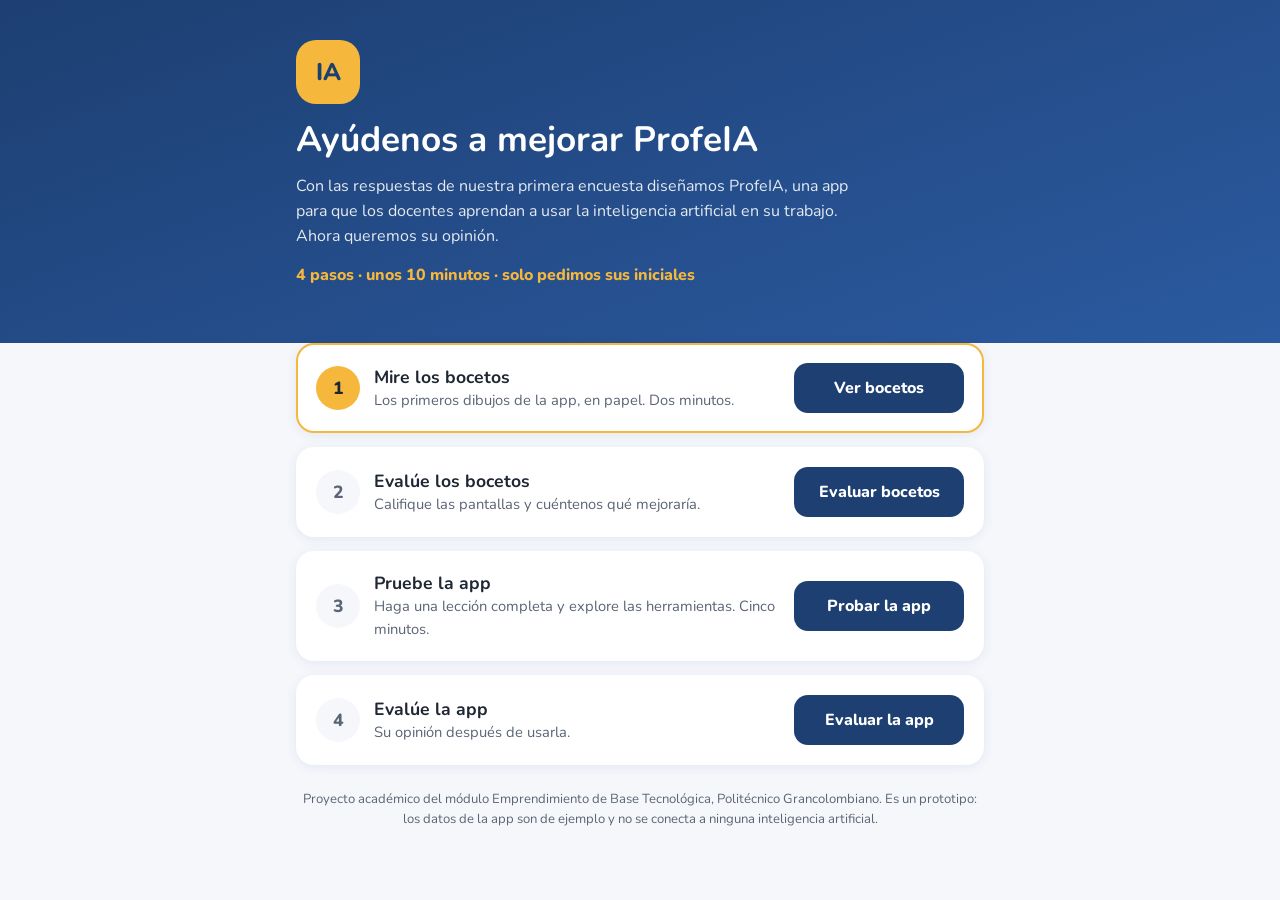
<file: index.html>
<!doctype html>
<html lang="es">
<head>
  <meta charset="utf-8">
  <meta name="viewport" content="width=device-width, initial-scale=1, viewport-fit=cover">
  <title>ProfeIA · Evalúe el prototipo</title>
  <meta name="description" content="Ayúdenos a validar ProfeIA: vea los bocetos, pruebe la app y cuéntenos qué le pareció.">
  <meta name="theme-color" content="#1d3f72">
  <link rel="preconnect" href="https://fonts.googleapis.com">
  <link rel="preconnect" href="https://fonts.gstatic.com" crossorigin>
  <link href="https://fonts.googleapis.com/css2?family=Nunito:wght@400;600;700;800&display=swap" rel="stylesheet">
  <link rel="stylesheet" href="pagina.css?v=7">
</head>
<body>
  <header class="portada">
    <div class="contenedor">
      <div class="logo" aria-hidden="true">IA</div>
      <h1>Ayúdenos a mejorar ProfeIA</h1>
      <p>Con las respuestas de nuestra primera encuesta diseñamos ProfeIA, una app para que los docentes aprendan a usar la inteligencia artificial en su trabajo. Ahora queremos su opinión.</p>
      <p class="dato">4 pasos · unos 10 minutos · solo pedimos sus iniciales</p>
    </div>
  </header>

  <main class="contenedor">
    <ol class="pasos" id="pasos">
      <li class="paso" data-paso="vioBocetos">
        <span class="num" aria-hidden="true">1</span>
        <div class="texto"><h2>Mire los bocetos</h2><p>Los primeros dibujos de la app, en papel. Dos minutos.</p></div>
        <a class="btn" href="bocetos.html">Ver bocetos</a>
      </li>
      <li class="paso" data-paso="evalBocetos">
        <span class="num" aria-hidden="true">2</span>
        <div class="texto"><h2>Evalúe los bocetos</h2><p>Califique las pantallas y cuéntenos qué mejoraría.</p></div>
        <a class="btn" href="evaluar.html?version=bocetos">Evaluar bocetos</a>
      </li>
      <li class="paso" data-paso="usoApp">
        <span class="num" aria-hidden="true">3</span>
        <div class="texto"><h2>Pruebe la app</h2><p>Haga una lección completa y explore las herramientas. Cinco minutos.</p></div>
        <a class="btn" href="app.html?demo=1">Probar la app</a>
      </li>
      <li class="paso" data-paso="evalApp">
        <span class="num" aria-hidden="true">4</span>
        <div class="texto"><h2>Evalúe la app</h2><p>Su opinión después de usarla.</p></div>
        <a class="btn" href="evaluar.html?version=app">Evaluar la app</a>
      </li>
    </ol>
    <p class="final" id="final" hidden>¡Listo! Completó los 4 pasos. Muchas gracias por su tiempo.</p>
    <p class="nota">Proyecto académico del módulo Emprendimiento de Base Tecnológica, Politécnico Grancolombiano. Es un prototipo: los datos de la app son de ejemplo y no se conecta a ninguna inteligencia artificial.</p>
  </main>

  <script>
    // Marca los pasos que esta persona ya completó en este dispositivo
    (function () {
      var hechos = {};
      try { hechos = JSON.parse(localStorage.getItem('profeia-guia') || '{}'); } catch (e) { console.warn(e); }
      var pasos = document.querySelectorAll('.paso');
      var listos = 0;
      var siguienteMarcado = false;
      pasos.forEach(function (li) {
        if (hechos[li.dataset.paso]) {
          li.classList.add('hecho');
          li.querySelector('.num').textContent = '✓';
          listos++;
        } else if (!siguienteMarcado) {
          li.classList.add('actual');
          siguienteMarcado = true;
        }
      });
      if (listos === pasos.length) document.getElementById('final').hidden = false;
    })();
  </script>
</body>
</html>
</file>
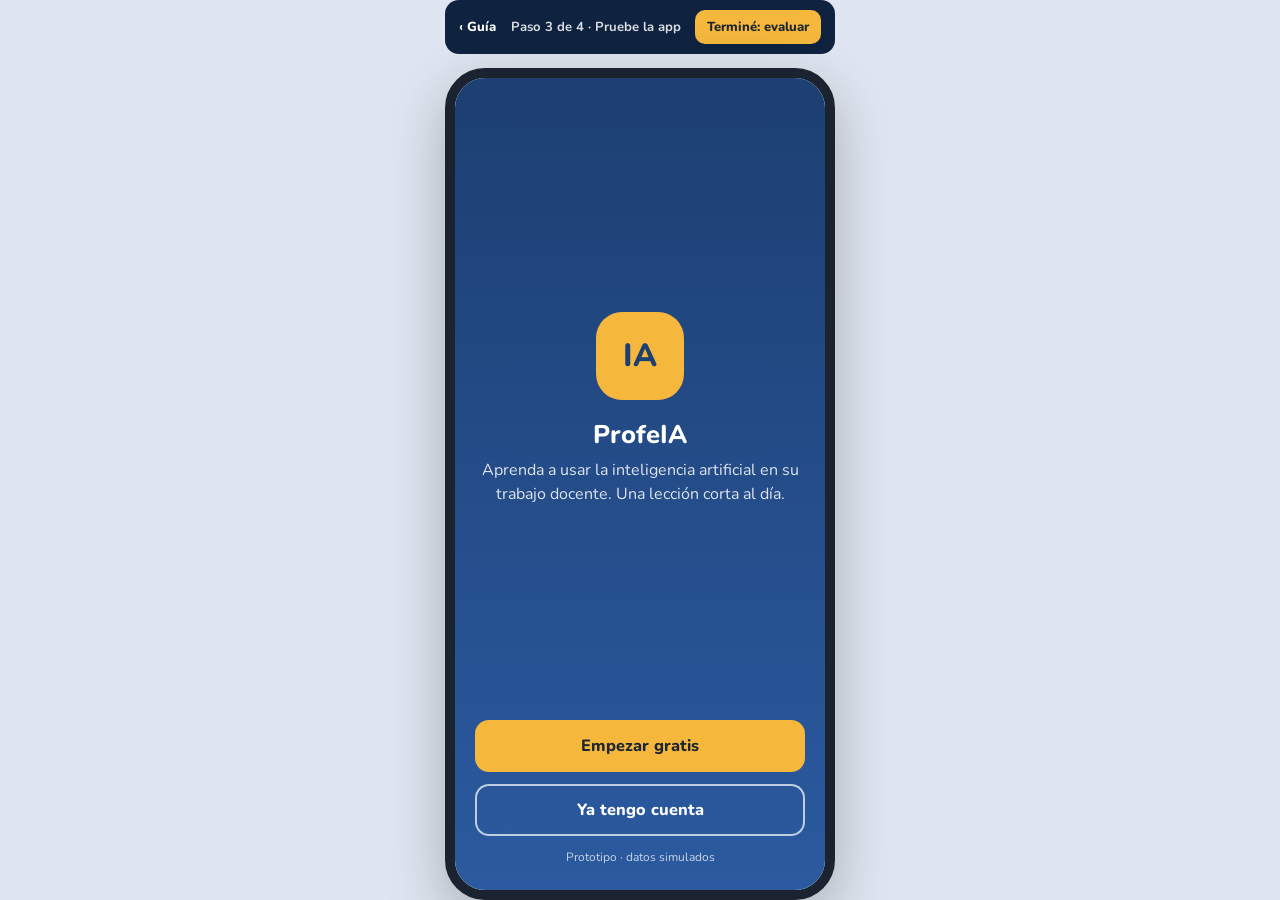
<file: app.html>
<!doctype html>
<html lang="es">
<head>
  <meta charset="utf-8">
  <meta name="viewport" content="width=device-width, initial-scale=1, viewport-fit=cover">
  <title>ProfeIA · Prototipo</title>
  <meta name="description" content="Prototipo de alta resolución de ProfeIA: una app para que los docentes aprendan a usar la inteligencia artificial en su trabajo.">
  <meta name="theme-color" content="#1d3f72">
  <link rel="preconnect" href="https://fonts.googleapis.com">
  <link rel="preconnect" href="https://fonts.gstatic.com" crossorigin>
  <link href="https://fonts.googleapis.com/css2?family=Nunito:wght@400;600;700;800&display=swap" rel="stylesheet">
  <link rel="stylesheet" href="styles.css?v=7">
</head>
<body>
  <nav class="guia-barra" aria-label="Guía de evaluación">
    <a href="index.html">‹ Guía</a>
    <span>Paso 3 de 4 · Pruebe la app</span>
    <a class="guia-btn" href="evaluar.html?version=app">Terminé: evaluar</a>
  </nav>
  <div class="telefono">
    <main id="app" aria-live="polite"></main>
    <nav id="menu" class="menu" aria-label="Menú principal"></nav>
    <div id="velo" class="velo" hidden>
      <section id="hoja" class="hoja" role="dialog" aria-modal="true"></section>
    </div>
    <div id="aviso" class="aviso" role="status"></div>
  </div>
  <script src="datos.js?v=7"></script>
  <script src="app.js?v=7"></script>
</body>
</html>
</file>
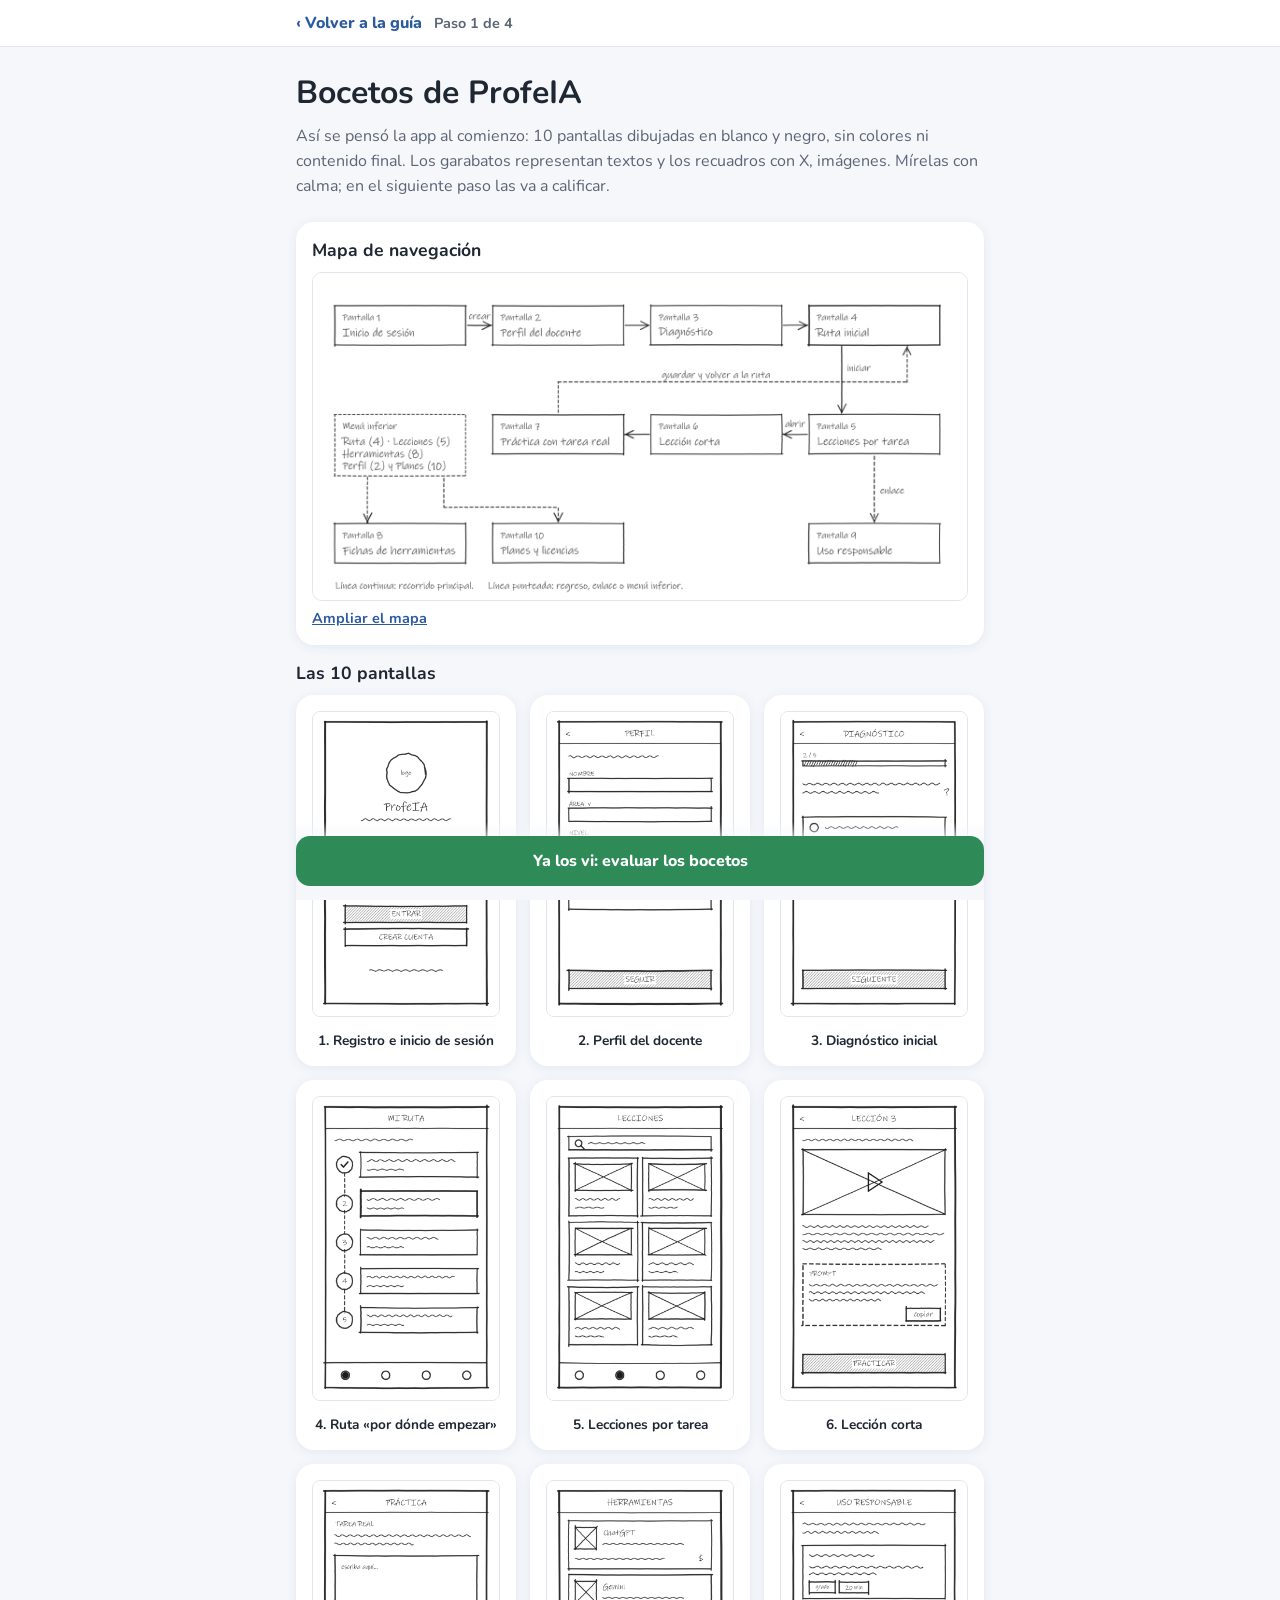
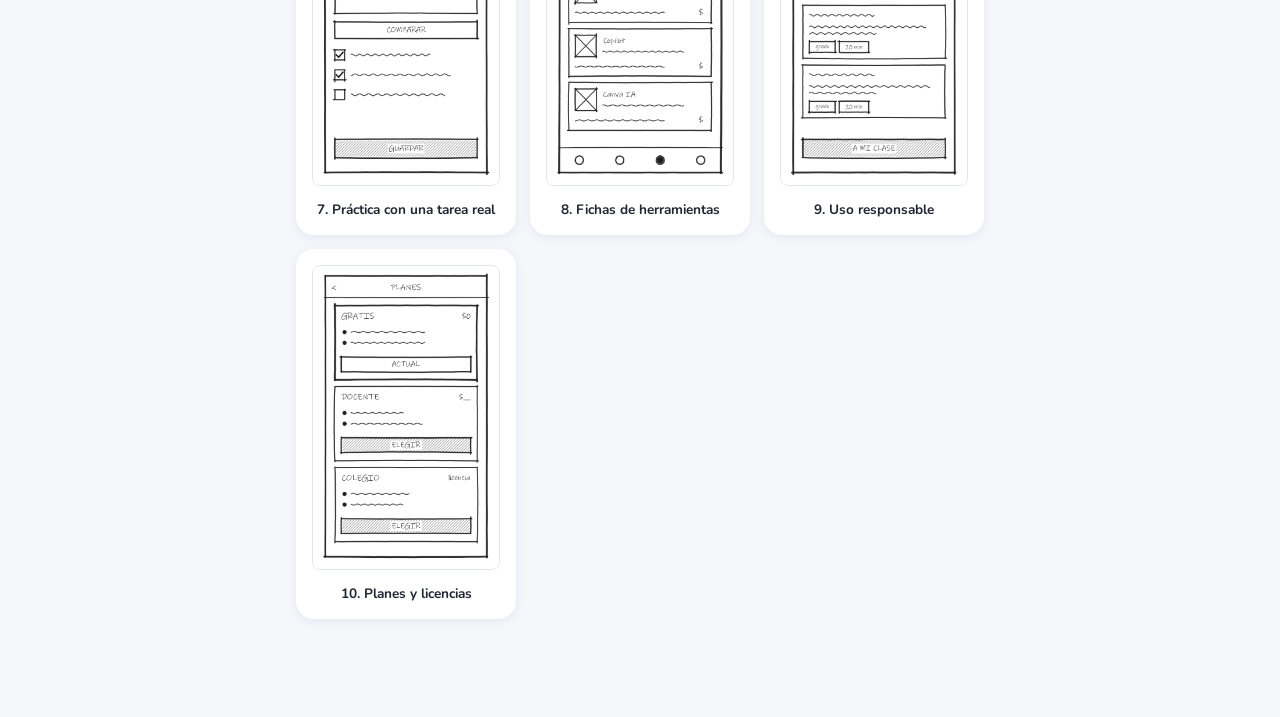
<file: bocetos.html>
<!doctype html>
<html lang="es">
<head>
  <meta charset="utf-8">
  <meta name="viewport" content="width=device-width, initial-scale=1, viewport-fit=cover">
  <title>ProfeIA · Bocetos</title>
  <meta name="description" content="Prototipo de baja resolución de ProfeIA: 10 bocetos de pantalla y el mapa de navegación.">
  <meta name="theme-color" content="#1d3f72">
  <link rel="preconnect" href="https://fonts.googleapis.com">
  <link rel="preconnect" href="https://fonts.gstatic.com" crossorigin>
  <link href="https://fonts.googleapis.com/css2?family=Nunito:wght@400;600;700;800&display=swap" rel="stylesheet">
  <link rel="stylesheet" href="pagina.css?v=7">
</head>
<body>
  <div class="barra-sup"><div class="contenedor"><a href="index.html">‹ Volver a la guía</a><span>Paso 1 de 4</span></div></div>
  <main class="contenedor" style="margin-top:0">
    <section class="intro">
      <h1>Bocetos de ProfeIA</h1>
      <p>Así se pensó la app al comienzo: 10 pantallas dibujadas en blanco y negro, sin colores ni contenido final. Los garabatos representan textos y los recuadros con X, imágenes. Mírelas con calma; en el siguiente paso las va a calificar.</p>
    </section>

    <section class="tarjeta mapa">
      <h2>Mapa de navegación</h2>
      <a href="bocetos/mapa.png" target="_blank" rel="noopener"><img src="bocetos/mapa.png" alt="Mapa de navegación entre las 10 pantallas de los bocetos"></a>
      <a href="bocetos/mapa.png" target="_blank" rel="noopener">Ampliar el mapa</a>
    </section>

    <h2 class="seccion-t">Las 10 pantallas</h2>
    <div class="rejilla" id="rejilla"></div>

    <div class="cta"><a class="btn verde" href="evaluar.html?version=bocetos">Ya los vi: evaluar los bocetos</a></div>
  </main>

  <script>
    (function () {
      var nombres = ['Registro e inicio de sesión', 'Perfil del docente', 'Diagnóstico inicial', 'Ruta «por dónde empezar»', 'Lecciones por tarea',
        'Lección corta', 'Práctica con una tarea real', 'Fichas de herramientas', 'Uso responsable', 'Planes y licencias'];
      document.getElementById('rejilla').innerHTML = nombres.map(function (n, i) {
        var f = 'bocetos/s' + String(i + 1).padStart(2, '0') + '.png';
        return '<figure class="tarjeta"><a href="' + f + '" target="_blank" rel="noopener"><img src="' + f + '" alt="Boceto ' + (i + 1) + ': ' + n + '" loading="lazy"></a>'
          + '<figcaption>' + (i + 1) + '. ' + n + '</figcaption></figure>';
      }).join('');
      try {
        var g = JSON.parse(localStorage.getItem('profeia-guia') || '{}');
        g.vioBocetos = true;
        localStorage.setItem('profeia-guia', JSON.stringify(g));
      } catch (e) { console.warn(e); }
    })();
  </script>
</body>
</html>
</file>
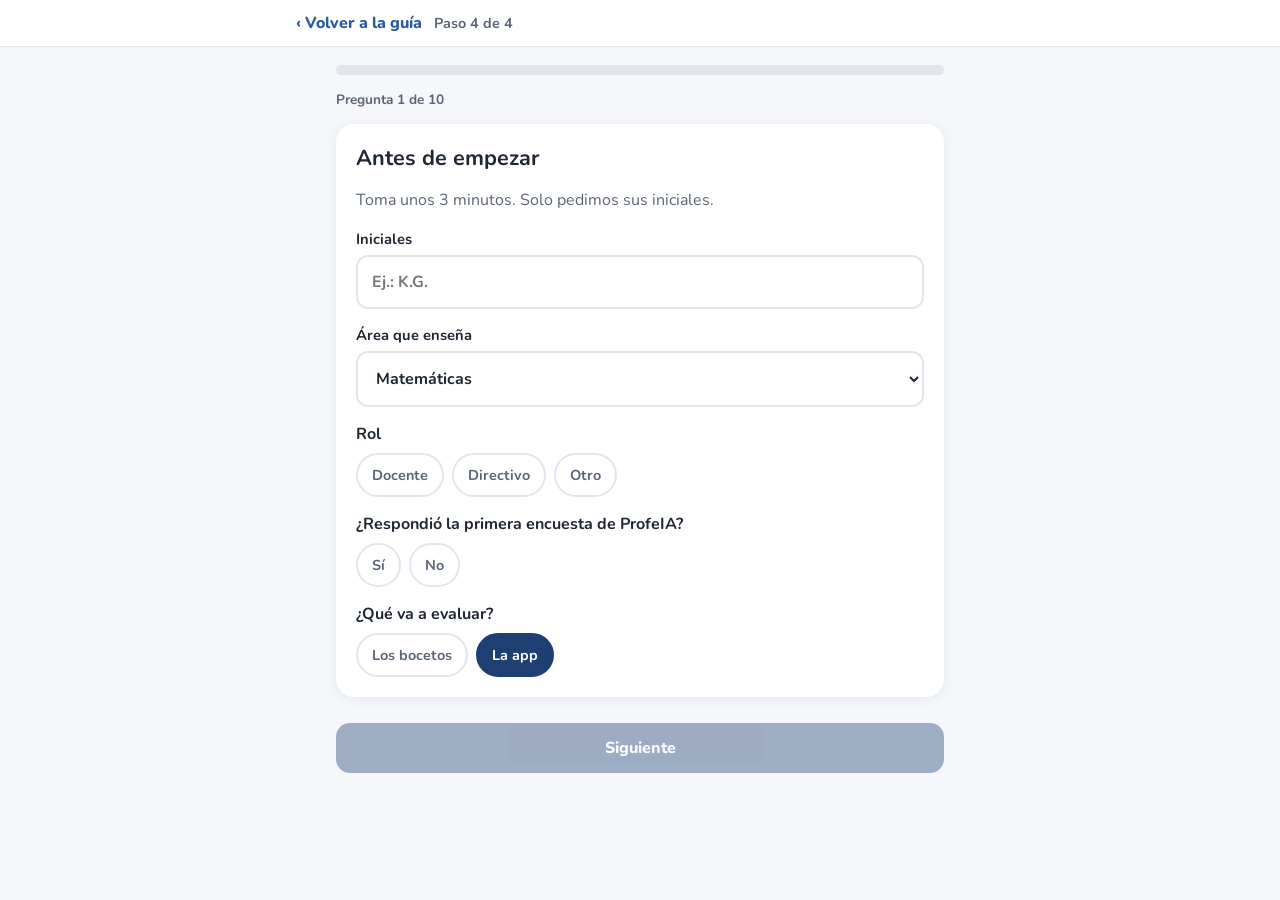
<file: evaluar.html>
<!doctype html>
<html lang="es">
<head>
  <meta charset="utf-8">
  <meta name="viewport" content="width=device-width, initial-scale=1, viewport-fit=cover">
  <title>ProfeIA · Evaluar</title>
  <meta name="description" content="Evaluación del prototipo de ProfeIA.">
  <meta name="theme-color" content="#1d3f72">
  <link rel="preconnect" href="https://fonts.googleapis.com">
  <link rel="preconnect" href="https://fonts.gstatic.com" crossorigin>
  <link href="https://fonts.googleapis.com/css2?family=Nunito:wght@400;600;700;800&display=swap" rel="stylesheet">
  <link rel="stylesheet" href="pagina.css?v=7">
</head>
<body>
  <div class="barra-sup"><div class="contenedor"><a href="index.html">‹ Volver a la guía</a><span id="paso-guia">Evaluación</span></div></div>
  <main class="contenedor evaluacion" id="eval" aria-live="polite"></main>
  <div id="aviso" class="aviso" role="status"></div>
  <script src="evaluacion.js?v=7"></script>
  <script src="evaluar.js?v=7"></script>
</body>
</html>
</file>
<file: pagina.css>
:root {
  --azul: #1d3f72;
  --azul-2: #2b5aa0;
  --azul-claro: #e8eff9;
  --amarillo: #f5b83d;
  --verde: #2e8b57;
  --verde-claro: #e3f3ea;
  --tinta: #1f2733;
  --tinta-2: #5b6575;
  --linea: #e1e6ee;
  --fondo: #f5f7fb;
  --blanco: #ffffff;
  --sombra: 0 2px 12px rgba(29, 63, 114, 0.08);
}

* { box-sizing: border-box; }
html, body { margin: 0; }
body { font-family: 'Nunito', system-ui, -apple-system, 'Segoe UI', sans-serif; color: var(--tinta); background: var(--fondo); -webkit-font-smoothing: antialiased; }
h1, h2, p { margin: 0; }
p { line-height: 1.55; }
.contenedor { width: 100%; max-width: 720px; margin: 0 auto; padding: 0 16px; }

.portada { background: linear-gradient(160deg, var(--azul), var(--azul-2)); color: var(--blanco); padding: 40px 0 56px; }
.portada .contenedor { display: flex; flex-direction: column; gap: 14px; }
.portada h1 { font-size: clamp(1.6rem, 5vw, 2.2rem); line-height: 1.2; }
.portada p { color: rgba(255, 255, 255, 0.88); max-width: 560px; }
.portada .dato { font-weight: 800; color: var(--amarillo); }
.logo { width: 64px; height: 64px; border-radius: 20px; background: var(--amarillo); color: var(--azul); display: grid; place-items: center; font-weight: 800; font-size: 1.5rem; }

main { margin-top: -28px; padding-bottom: 40px; }
.pasos { list-style: none; padding: 0; margin: 0; display: flex; flex-direction: column; gap: 14px; }
.paso { display: grid; grid-template-columns: auto 1fr; gap: 12px 14px; align-items: center; background: var(--blanco); border-radius: 18px; padding: 18px; box-shadow: var(--sombra); border: 2px solid transparent; }
.paso .num { width: 44px; height: 44px; border-radius: 50%; display: grid; place-items: center; font-weight: 800; font-size: 1.1rem; background: var(--fondo); color: var(--tinta-2); }
.paso h2 { font-size: 1.1rem; }
.paso .texto p { color: var(--tinta-2); font-size: 0.92rem; }
.paso .btn { grid-column: 1 / -1; }
.paso.actual { border-color: var(--amarillo); }
.paso.actual .num { background: var(--amarillo); color: var(--tinta); }
.paso.hecho .num { background: var(--verde); color: var(--blanco); }
.paso.hecho .btn { background: var(--blanco); color: var(--azul); box-shadow: inset 0 0 0 2px var(--linea); }

@media (min-width: 640px) {
  .paso { grid-template-columns: auto 1fr auto; }
  .paso .btn { grid-column: auto; min-width: 170px; }
}

.btn { display: block; text-align: center; text-decoration: none; padding: 14px 18px; border-radius: 14px; background: var(--azul); color: var(--blanco); font-weight: 800; transition: transform 0.1s; }
.btn:active { transform: scale(0.98); }
.btn.verde { background: var(--verde); }

.final { margin-top: 18px; padding: 16px; border-radius: 16px; background: var(--verde-claro); color: var(--verde); font-weight: 800; text-align: center; }
.final[hidden] { display: none; }
.nota { margin-top: 24px; font-size: 0.82rem; color: var(--tinta-2); text-align: center; }

/* Página de bocetos */
.barra-sup { background: var(--blanco); border-bottom: 1px solid var(--linea); position: sticky; top: 0; z-index: 2; }
.barra-sup .contenedor { display: flex; align-items: center; gap: 12px; padding-top: 12px; padding-bottom: 12px; }
.barra-sup a { color: var(--azul-2); font-weight: 800; text-decoration: none; }
.barra-sup span { color: var(--tinta-2); font-weight: 700; font-size: 0.9rem; }
.intro { padding: 24px 0 8px; display: flex; flex-direction: column; gap: 10px; }
.intro h1 { font-size: clamp(1.5rem, 5vw, 2rem); }
.intro p { color: var(--tinta-2); }
.tarjeta { background: var(--blanco); border-radius: 18px; padding: 16px; box-shadow: var(--sombra); }
.mapa { margin: 16px 0; }
.mapa h2, .seccion-t { font-size: 1.1rem; margin-bottom: 10px; }
.mapa img { width: 100%; height: auto; border-radius: 10px; border: 1px solid var(--linea); }
.mapa a { color: var(--azul-2); font-weight: 700; font-size: 0.9rem; }
.rejilla { display: grid; grid-template-columns: repeat(2, 1fr); gap: 14px; }
@media (min-width: 640px) { .rejilla { grid-template-columns: repeat(3, 1fr); } }
.rejilla figure { margin: 0; display: flex; flex-direction: column; gap: 8px; align-items: center; text-align: center; }
.rejilla img { width: 100%; height: auto; border-radius: 8px; border: 1px solid var(--linea); }
.rejilla figcaption { font-size: 0.85rem; font-weight: 700; }
/* Evaluación (página propia) */
.evaluacion { max-width: 640px; padding-top: 18px; padding-bottom: 40px; display: flex; flex-direction: column; gap: 14px; }
.evaluacion h1 { font-size: 1.35rem; line-height: 1.3; }
.suave { color: var(--tinta-2); }
.suave a { color: var(--azul-2); font-weight: 700; }
.contador { font-size: 0.85rem; font-weight: 700; color: var(--tinta-2); }
.progreso { height: 10px; border-radius: 99px; background: var(--linea); overflow: hidden; }
.progreso > span { display: block; height: 100%; background: var(--verde); border-radius: 99px; transition: width 0.3s ease; }
.pregunta { display: flex; flex-direction: column; gap: 16px; padding: 20px; }
.grupo-s { display: flex; flex-direction: column; gap: 8px; }
.punto-guia { font-size: 0.78rem; font-weight: 800; color: var(--verde); text-transform: uppercase; letter-spacing: 0.04em; }
.campo { display: flex; flex-direction: column; gap: 6px; font-weight: 700; font-size: 0.92rem; }
.campo input, .campo select, .evaluacion textarea { width: 100%; padding: 14px; border: 2px solid var(--linea); border-radius: 12px; font: inherit; font-size: 1rem; background: var(--blanco); color: var(--tinta); }
.evaluacion textarea { min-height: 120px; resize: vertical; }
.campo input:focus, .campo select:focus, .evaluacion textarea:focus { outline: none; border-color: var(--azul-2); }
.chips { display: flex; flex-wrap: wrap; gap: 8px; }
.chip { padding: 10px 14px; border-radius: 99px; border: 2px solid var(--linea); background: var(--blanco); font: inherit; font-size: 0.9rem; font-weight: 700; color: var(--tinta-2); cursor: pointer; }
.chip.on { border-color: var(--azul); background: var(--azul); color: var(--blanco); }
.opcion { display: flex; align-items: center; gap: 12px; width: 100%; padding: 14px; border: 2px solid var(--linea); border-radius: 14px; background: var(--blanco); font: inherit; font-size: 1rem; font-weight: 700; color: var(--tinta); text-align: left; cursor: pointer; }
.opcion.on { border-color: var(--azul); background: var(--azul-claro); }
.opcion .letra { width: 30px; height: 30px; border-radius: 10px; display: grid; place-items: center; background: var(--fondo); color: var(--tinta-2); font-size: 0.85rem; flex: none; }
.opcion.on .letra { background: var(--azul); color: var(--blanco); }
.fila-eval { display: flex; align-items: center; justify-content: space-between; gap: 10px; padding: 10px 12px; border: 1px solid var(--linea); border-radius: 12px; }
.fila-eval span { font-size: 0.92rem; font-weight: 700; }
.estrellas { display: flex; flex: none; }
.estrellas button { width: 34px; height: 38px; border: 0; background: none; font-size: 1.45rem; line-height: 1; color: var(--linea); cursor: pointer; padding: 0; }
.estrellas button.on { color: var(--amarillo); }
.escala { display: grid; grid-template-columns: repeat(5, 1fr); gap: 8px; }
.escala button { height: 56px; border-radius: 14px; border: 2px solid var(--linea); background: var(--blanco); font: inherit; font-size: 1.2rem; font-weight: 800; color: var(--tinta-2); cursor: pointer; }
.escala button.on { border-color: var(--azul); background: var(--azul); color: var(--blanco); }
.extremos { display: flex; justify-content: space-between; font-size: 0.8rem; color: var(--tinta-2); font-weight: 700; }
.acciones { display: flex; gap: 10px; position: sticky; bottom: 0; padding: 12px 0 calc(12px + env(safe-area-inset-bottom)); background: linear-gradient(transparent, var(--fondo) 25%); }
.acciones .btn { flex: 1; }
button.btn { border: 0; font: inherit; font-weight: 800; cursor: pointer; font-size: 1rem; }
.btn.sec { background: var(--blanco); color: var(--azul); box-shadow: inset 0 0 0 2px var(--azul); }
.btn:disabled { opacity: 0.4; cursor: default; }
.enlace { background: none; border: 0; color: var(--azul-2); font: inherit; font-weight: 700; cursor: pointer; padding: 10px; }
.gracias { display: flex; flex-direction: column; align-items: center; text-align: center; gap: 14px; padding: 40px 0; }
.gracias .btn { width: 100%; max-width: 360px; }
.medalla { width: 110px; height: 110px; border-radius: 50%; background: var(--amarillo); display: grid; place-items: center; font-size: 3rem; font-weight: 800; color: var(--azul); box-shadow: 0 0 0 12px rgba(245, 184, 61, 0.25); }
.stats { display: grid; grid-template-columns: repeat(3, 1fr); gap: 10px; text-align: center; }
.stats div { background: var(--fondo); border-radius: 12px; padding: 12px; }
.stats b { display: block; font-size: 1.4rem; color: var(--azul); }
.stats span { font-size: 0.8rem; color: var(--tinta-2); font-weight: 700; }
.aviso { position: fixed; left: 50%; bottom: 90px; transform: translate(-50%, 20px); background: var(--tinta); color: var(--blanco); padding: 10px 18px; border-radius: 99px; font-size: 0.88rem; font-weight: 700; opacity: 0; pointer-events: none; transition: opacity 0.25s, transform 0.25s; z-index: 20; }
.aviso.ver { opacity: 1; transform: translate(-50%, 0); }

.cta { position: sticky; bottom: 0; padding: 14px 0 calc(14px + env(safe-area-inset-bottom)); background: linear-gradient(transparent, var(--fondo) 30%); margin-top: 20px; }
.fila-eval.columna { flex-direction: column; align-items: flex-start; }
</file>
<file: styles.css>
:root {
  --azul: #1d3f72;
  --azul-2: #2b5aa0;
  --azul-claro: #e8eff9;
  --amarillo: #f5b83d;
  --amarillo-claro: #fdf3dc;
  --verde: #2e8b57;
  --verde-claro: #e3f3ea;
  --rojo: #c0392b;
  --rojo-claro: #fbe7e4;
  --tinta: #1f2733;
  --tinta-2: #5b6575;
  --linea: #e1e6ee;
  --fondo: #f5f7fb;
  --blanco: #ffffff;
  --radio: 18px;
  --sombra: 0 2px 12px rgba(29, 63, 114, 0.08);
  --dur: 0.28s;
}

@media (prefers-reduced-motion: reduce) {
  :root { --dur: 0s; }
  *, *::before, *::after { animation: none !important; transition: none !important; }
}

* { box-sizing: border-box; }
html, body { margin: 0; height: 100%; }
body {
  font-family: 'Nunito', system-ui, -apple-system, 'Segoe UI', sans-serif;
  color: var(--tinta);
  background: #dfe6f1;
  -webkit-font-smoothing: antialiased;
}

/* Barra de la guía, fuera del celular: siempre se puede volver al inicio o ir a evaluar */
.guia-barra {
  display: flex; align-items: center; gap: 10px;
  height: 52px; padding: 0 12px;
  background: #0f2340; color: rgba(255, 255, 255, 0.85);
  font-size: 0.82rem; font-weight: 700;
}
.guia-barra span { flex: 1; min-width: 0; text-align: center; white-space: nowrap; overflow: hidden; text-overflow: ellipsis; }
.guia-barra a { color: var(--blanco); text-decoration: none; font-weight: 800; white-space: nowrap; }
.guia-barra .guia-btn { background: var(--amarillo); color: var(--tinta); padding: 8px 12px; border-radius: 10px; }
@media (min-width: 600px) {
  body { flex-direction: column; gap: 14px; }
  .guia-barra { width: 390px; height: auto; padding: 10px 14px; border-radius: 14px; }
}

.telefono {
  position: relative;
  width: 100%;
  height: calc(100dvh - 52px);
  background: var(--fondo);
  display: flex;
  flex-direction: column;
  overflow: hidden;
}
@media (min-width: 600px) {
  body { display: flex; align-items: center; justify-content: center; min-height: 100vh; }
  .telefono { width: 390px; height: min(844px, 96vh); border-radius: 40px; border: 10px solid #1b2230; box-shadow: 0 20px 60px rgba(0, 0, 0, 0.25); }
}

main { flex: 1; overflow-y: auto; display: flex; flex-direction: column; scrollbar-width: none; overscroll-behavior: contain; }
main::-webkit-scrollbar, .hoja::-webkit-scrollbar { display: none; }
.hoja { scrollbar-width: none; }
.vista { flex: 1; display: flex; flex-direction: column; padding: 20px 20px 24px; gap: 20px; animation: entrar var(--dur) ease-out; }
@keyframes entrar { from { opacity: 0; transform: translateY(8px); } to { opacity: 1; transform: none; } }

h1, h2, h3, p { margin: 0; }
h1 { font-size: 1.6rem; font-weight: 800; line-height: 1.2; }
h2 { font-size: 1.2rem; font-weight: 800; line-height: 1.25; }
h3 { font-size: 1rem; font-weight: 700; line-height: 1.3; }
p { line-height: 1.5; }
.suave { color: var(--tinta-2); }
.pequeno { font-size: 0.85rem; }
.centro { text-align: center; }
.empuje { margin-top: auto; }
.grupo { display: flex; flex-direction: column; gap: 12px; }
.grupo-s { display: flex; flex-direction: column; gap: 8px; }
.fila { display: flex; align-items: center; gap: 12px; }
.fila .crece { flex: 1; min-width: 0; }

/* Botones */
.btn {
  display: block; width: 100%; min-height: 52px; padding: 14px 18px;
  border: 0; border-radius: 14px;
  background: var(--azul); color: var(--blanco);
  font: inherit; font-weight: 800; font-size: 1.02rem;
  cursor: pointer; text-align: center;
  transition: transform 0.1s, background var(--dur);
}
.btn:active { transform: scale(0.98); }
.btn.sec { background: var(--blanco); color: var(--azul); box-shadow: inset 0 0 0 2px var(--azul); }
.btn.verde { background: var(--verde); }
.btn:disabled { opacity: 0.4; cursor: default; }
.btn.peq { display: inline-block; width: auto; min-height: 38px; padding: 8px 16px; font-size: 0.88rem; border-radius: 12px; }
.enlace { background: none; border: 0; color: var(--azul-2); font: inherit; font-weight: 700; cursor: pointer; padding: 8px; }

.tarjeta { background: var(--blanco); border-radius: var(--radio); padding: 18px; box-shadow: var(--sombra); }
.clic { cursor: pointer; transition: transform 0.12s; }
.clic:active { transform: scale(0.98); }

.etiqueta { display: inline-block; padding: 4px 10px; border-radius: 99px; background: var(--azul-claro); color: var(--azul); font-size: 0.75rem; font-weight: 800; }
.etiqueta.amarillo { background: var(--amarillo-claro); color: #8a5a00; }
.etiqueta.verde { background: var(--verde-claro); color: var(--verde); }

.icono { flex: none; width: 44px; height: 44px; border-radius: 14px; display: grid; place-items: center; background: var(--azul-claro); color: var(--azul); font-weight: 800; font-size: 1.1rem; }

/* Formularios */
.campo { display: flex; flex-direction: column; gap: 6px; font-weight: 700; font-size: 0.9rem; }
.campo input, .campo select, textarea {
  width: 100%; padding: 14px; border: 2px solid var(--linea); border-radius: 12px;
  font: inherit; font-size: 1rem; background: var(--blanco); color: var(--tinta);
}
.campo input:focus, .campo select:focus, textarea:focus { outline: none; border-color: var(--azul-2); }
textarea { min-height: 140px; resize: none; }
.chequeo { display: flex; gap: 10px; align-items: flex-start; font-size: 0.85rem; color: var(--tinta-2); }
.chequeo input { width: 20px; height: 20px; margin-top: 1px; accent-color: var(--azul); flex: none; }

/* Bienvenida */
.bienvenida { justify-content: center; text-align: center; background: linear-gradient(180deg, var(--azul) 0%, var(--azul-2) 100%); color: var(--blanco); }
.bienvenida .suave { color: rgba(255, 255, 255, 0.85); }
.logo { width: 88px; height: 88px; border-radius: 26px; background: var(--amarillo); color: var(--azul); display: grid; place-items: center; font-weight: 800; font-size: 2rem; margin: 0 auto; }
.bienvenida .btn { background: var(--amarillo); color: var(--tinta); }
.bienvenida .btn.sec { background: transparent; color: var(--blanco); box-shadow: inset 0 0 0 2px rgba(255, 255, 255, 0.7); }
.version { font-size: 0.75rem; opacity: 0.75; }

/* Barra superior simple */
.cabeza { display: flex; align-items: center; gap: 12px; }
.cerrar { width: 40px; height: 40px; flex: none; border: 0; border-radius: 12px; background: var(--blanco); color: var(--tinta-2); font-size: 1.3rem; font-weight: 800; cursor: pointer; box-shadow: var(--sombra); }
.progreso { flex: 1; height: 10px; border-radius: 99px; background: var(--linea); overflow: hidden; }
.progreso > span { display: block; height: 100%; background: var(--verde); border-radius: 99px; transition: width 0.4s ease; }

/* Opciones del diagnóstico */
.opcion {
  display: flex; align-items: center; gap: 14px; width: 100%; padding: 16px;
  border: 2px solid var(--linea); border-radius: 16px; background: var(--blanco);
  font: inherit; font-size: 1.02rem; font-weight: 700; color: var(--tinta); text-align: left; cursor: pointer;
  transition: border-color var(--dur), background var(--dur), transform 0.1s;
}
.opcion:active { transform: scale(0.98); }
.opcion.on { border-color: var(--azul); background: var(--azul-claro); }
.opcion .letra { width: 30px; height: 30px; border-radius: 10px; display: grid; place-items: center; background: var(--fondo); color: var(--tinta-2); font-size: 0.85rem; flex: none; }
.opcion.on .letra { background: var(--azul); color: var(--blanco); }

/* Inicio */
.saludo p { color: var(--tinta-2); }
.puntos { display: inline-flex; align-items: center; gap: 6px; padding: 6px 12px; border-radius: 99px; background: var(--amarillo-claro); color: #8a5a00; font-weight: 800; font-size: 0.85rem; }
.siguiente { background: linear-gradient(135deg, var(--azul), var(--azul-2)); color: var(--blanco); border-radius: 22px; padding: 22px; display: flex; flex-direction: column; gap: 14px; }
.siguiente .suave { color: rgba(255, 255, 255, 0.8); }
.siguiente .btn { background: var(--amarillo); color: var(--tinta); }

.camino { display: flex; flex-direction: column; align-items: center; gap: 18px; padding: 6px 0 10px; }
.nodo { display: flex; flex-direction: column; align-items: center; gap: 6px; background: none; border: 0; font: inherit; cursor: pointer; color: var(--tinta); }
.nodo:nth-child(4n+2) { transform: translateX(56px); }
.nodo:nth-child(4n+4) { transform: translateX(-56px); }
.nodo .bola { width: 64px; height: 64px; border-radius: 50%; display: grid; place-items: center; font-weight: 800; font-size: 1.3rem;
  background: var(--blanco); color: var(--tinta-2); box-shadow: inset 0 -5px 0 rgba(0,0,0,0.08), var(--sombra); border: 3px solid var(--linea); }
.nodo.hecho .bola { background: var(--verde); border-color: var(--verde); color: var(--blanco); }
.nodo.actual .bola { background: var(--amarillo); border-color: var(--amarillo); color: var(--tinta); animation: latido 1.6s ease-in-out infinite; }
@keyframes latido { 0%, 100% { box-shadow: 0 0 0 0 rgba(245, 184, 61, 0.55); } 50% { box-shadow: 0 0 0 10px rgba(245, 184, 61, 0); } }
.nodo .nombre { font-size: 0.78rem; font-weight: 700; max-width: 130px; text-align: center; color: var(--tinta-2); }

/* Lección por pasos */
.leccion { gap: 18px; }
.paso { flex: 1; display: flex; flex-direction: column; gap: 16px; animation: deslizar var(--dur) ease-out; }
@keyframes deslizar { from { opacity: 0; transform: translateX(24px); } to { opacity: 1; transform: none; } }
.paso .tipo { font-size: 0.8rem; font-weight: 800; letter-spacing: 0.04em; text-transform: uppercase; color: var(--azul-2); }
.idea-lista { list-style: none; padding: 0; margin: 0; display: flex; flex-direction: column; gap: 10px; }
.idea-lista li { display: flex; gap: 12px; align-items: flex-start; background: var(--blanco); border-radius: 14px; padding: 14px; box-shadow: var(--sombra); line-height: 1.45; }
.idea-lista .n { flex: none; width: 26px; height: 26px; border-radius: 50%; background: var(--azul-claro); color: var(--azul); font-weight: 800; display: grid; place-items: center; font-size: 0.85rem; }
.prompt { background: #0f2340; color: #e9f0fb; border-radius: 16px; padding: 16px; font-size: 0.92rem; line-height: 1.55; white-space: pre-wrap; }
.texto-ia { background: var(--blanco); border-radius: 16px; padding: 16px; box-shadow: var(--sombra); white-space: pre-wrap; font-size: 0.92rem; line-height: 1.55; border-left: 4px solid var(--azul-2); }
.checks { display: flex; flex-wrap: wrap; gap: 8px; }
.check { padding: 8px 12px; border-radius: 99px; font-size: 0.82rem; font-weight: 700; background: var(--rojo-claro); color: var(--rojo); }
.check.ok { background: var(--verde-claro); color: var(--verde); }
.pie { display: flex; flex-direction: column; gap: 10px; margin-top: auto; padding-top: 8px; }

.frase { display: block; width: 100%; text-align: left; padding: 12px 14px; border-radius: 14px; border: 2px solid var(--linea); background: var(--blanco);
  font: inherit; font-size: 0.95rem; color: var(--tinta); cursor: pointer; line-height: 1.4; transition: border-color var(--dur), background var(--dur); }
.frase.marcada { border-color: var(--amarillo); background: var(--amarillo-claro); }
.frase.bien { border-color: var(--verde); background: var(--verde-claro); }
.frase.mal { border-color: var(--rojo); background: var(--rojo-claro); }
.frase .nota { display: block; margin-top: 6px; font-size: 0.82rem; color: var(--tinta-2); }

.fin { align-items: center; justify-content: center; text-align: center; }
.medalla { width: 120px; height: 120px; border-radius: 50%; background: var(--amarillo); display: grid; place-items: center; font-size: 3rem; font-weight: 800; color: var(--azul); animation: saltar 0.6s ease-out; box-shadow: 0 0 0 12px var(--amarillo-claro); }
.medalla.medalla-p { width: 72px; height: 72px; font-size: 2rem; box-shadow: 0 0 0 8px rgba(245, 184, 61, 0.25); }
@keyframes saltar { 0% { transform: scale(0.3); } 70% { transform: scale(1.1); } 100% { transform: scale(1); } }
.confeti { position: absolute; inset: 0; pointer-events: none; overflow: hidden; }
.confeti i { position: absolute; top: -10px; width: 8px; height: 14px; border-radius: 2px; animation: caer 1.6s ease-in forwards; }
@keyframes caer { to { transform: translateY(820px) rotate(540deg); opacity: 0.6; } }

/* Explorar */
.segmento { display: flex; gap: 6px; background: var(--blanco); padding: 5px; border-radius: 14px; box-shadow: var(--sombra); }
.segmento button { flex: 1; border: 0; background: none; padding: 10px 4px; border-radius: 10px; font: inherit; font-size: 0.82rem; font-weight: 800; color: var(--tinta-2); cursor: pointer; transition: background var(--dur), color var(--dur); }
.segmento button.on { background: var(--azul); color: var(--blanco); }
.item { display: flex; align-items: center; gap: 14px; padding: 14px; background: var(--blanco); border-radius: 16px; box-shadow: var(--sombra); cursor: pointer; border: 0; width: 100%; font: inherit; text-align: left; color: var(--tinta); }
.item .crece { flex: 1; min-width: 0; display: flex; flex-direction: column; gap: 2px; }
.item .flecha { color: var(--tinta-2); font-size: 1.3rem; flex: none; }
.segmento button { white-space: nowrap; }
.partes { display: flex; flex-direction: column; gap: 8px; }
.partes div { display: flex; gap: 10px; align-items: baseline; font-size: 0.9rem; }
.partes b { flex: none; min-width: 74px; color: var(--azul); }

/* Panel inferior (hoja) */
.velo { position: absolute; inset: 0; background: rgba(15, 25, 45, 0.45); display: flex; align-items: flex-end; z-index: 10; animation: aparecer var(--dur) ease-out; }
.velo[hidden] { display: none; }
@keyframes aparecer { from { opacity: 0; } to { opacity: 1; } }
.hoja { width: 100%; max-height: 82%; overflow-y: auto; background: var(--fondo); border-radius: 26px 26px 0 0; padding: 12px 20px 24px; display: flex; flex-direction: column; gap: 16px; animation: subir var(--dur) ease-out; }
@keyframes subir { from { transform: translateY(100%); } to { transform: none; } }
.asa { width: 44px; height: 5px; border-radius: 99px; background: var(--linea); margin: 0 auto 4px; }
.tabla { width: 100%; border-collapse: collapse; font-size: 0.8rem; background: var(--blanco); border-radius: 12px; overflow: hidden; }
.tabla th, .tabla td { padding: 9px 8px; text-align: left; border-bottom: 1px solid var(--linea); vertical-align: top; }
.tabla th { background: var(--azul-claro); color: var(--azul); }
ol.pasos { margin: 0; padding-left: 20px; line-height: 1.6; }

/* Perfil */
.stats { display: grid; grid-template-columns: repeat(3, 1fr); gap: 10px; }
.stat { background: var(--blanco); border-radius: 16px; padding: 14px 8px; text-align: center; box-shadow: var(--sombra); }
.stat b { display: block; font-size: 1.4rem; color: var(--azul); }
.stat span { font-size: 0.75rem; color: var(--tinta-2); font-weight: 700; }
.interruptor { position: relative; width: 50px; height: 28px; flex: none; }
.interruptor input { opacity: 0; width: 0; height: 0; }
.interruptor span { position: absolute; inset: 0; border-radius: 99px; background: var(--linea); cursor: pointer; transition: background var(--dur); }
.interruptor span::after { content: ''; position: absolute; width: 22px; height: 22px; left: 3px; top: 3px; border-radius: 50%; background: var(--blanco); transition: transform var(--dur); }
.interruptor input:checked + span { background: var(--verde); }
.interruptor input:checked + span::after { transform: translateX(22px); }

.plan { display: flex; flex-direction: column; gap: 10px; }
.plan.destacado { box-shadow: inset 0 0 0 2px var(--amarillo), var(--sombra); }
.precio { font-size: 1.35rem; font-weight: 800; color: var(--azul); }
.plan ul { margin: 0; padding-left: 18px; line-height: 1.6; font-size: 0.9rem; color: var(--tinta-2); }
.barra-h { display: flex; align-items: center; gap: 10px; font-size: 0.85rem; }
.barra-h .progreso { height: 8px; }

.post .autor { width: 36px; height: 36px; border-radius: 50%; background: var(--amarillo-claro); color: #8a5a00; display: grid; place-items: center; font-weight: 800; flex: none; }
.me-gusta { background: none; border: 0; font: inherit; font-weight: 700; color: var(--tinta-2); cursor: pointer; padding: 4px 0; text-align: left; }
.me-gusta.on { color: var(--rojo); }

/* Evaluación */
.fila-eval { display: flex; align-items: center; justify-content: space-between; gap: 10px; padding: 12px 14px; background: var(--blanco); border-radius: 14px; box-shadow: var(--sombra); }
.fila-eval span { font-size: 0.88rem; font-weight: 700; }
.estrellas { display: flex; gap: 2px; flex: none; }
.estrellas button { width: 30px; height: 34px; border: 0; background: none; font-size: 1.35rem; line-height: 1; color: var(--linea); cursor: pointer; padding: 0; transition: color var(--dur), transform 0.1s; }
.estrellas button.on { color: var(--amarillo); }
.estrellas button:active { transform: scale(1.2); }
.escala { display: grid; grid-template-columns: repeat(5, 1fr); gap: 8px; }
.escala button { height: 56px; border-radius: 14px; border: 2px solid var(--linea); background: var(--blanco); font: inherit; font-size: 1.2rem; font-weight: 800; color: var(--tinta-2); cursor: pointer; transition: border-color var(--dur), background var(--dur); }
.escala button.on { border-color: var(--azul); background: var(--azul); color: var(--blanco); }
.extremos { display: flex; justify-content: space-between; font-size: 0.78rem; color: var(--tinta-2); font-weight: 700; }
.chips { display: flex; flex-wrap: wrap; gap: 8px; }
.chip { padding: 10px 14px; border-radius: 99px; border: 2px solid var(--linea); background: var(--blanco); font: inherit; font-size: 0.88rem; font-weight: 700; color: var(--tinta-2); cursor: pointer; transition: border-color var(--dur), background var(--dur), color var(--dur); }
.chip.on { border-color: var(--azul); background: var(--azul); color: var(--blanco); }
.punto-guia { font-size: 0.78rem; font-weight: 800; color: var(--verde); text-transform: uppercase; letter-spacing: 0.04em; }

/* Bocetos */
.boceto { margin: 0; display: flex; flex-direction: column; gap: 10px; align-items: center; }
.boceto img { width: 78%; height: auto; border-radius: 8px; border: 1px solid var(--linea); }
.boceto figcaption { font-size: 0.9rem; text-align: center; }
.boceto-mapa { width: 100%; height: auto; border-radius: 8px; border: 1px solid var(--linea); }

/* Menú inferior */
.menu { display: none; border-top: 1px solid var(--linea); background: var(--blanco); padding: 8px 12px calc(8px + env(safe-area-inset-bottom)); gap: 8px; }
.menu.visible { display: flex; }
.menu a { flex: 1; display: flex; flex-direction: column; align-items: center; gap: 3px; padding: 8px 0; color: var(--tinta-2); text-decoration: none; font-size: 0.75rem; font-weight: 800; border-radius: 12px; transition: background var(--dur), color var(--dur); }
.menu a .ic { font-size: 1.3rem; line-height: 1; }
.menu a.on { color: var(--azul); background: var(--azul-claro); }

.aviso { position: absolute; left: 50%; bottom: 96px; transform: translate(-50%, 20px); background: var(--tinta); color: var(--blanco); padding: 10px 18px; border-radius: 99px; font-size: 0.88rem; font-weight: 700; opacity: 0; pointer-events: none; transition: opacity var(--dur), transform var(--dur); white-space: nowrap; z-index: 20; }
.aviso.ver { opacity: 1; transform: translate(-50%, 0); }
</file>
